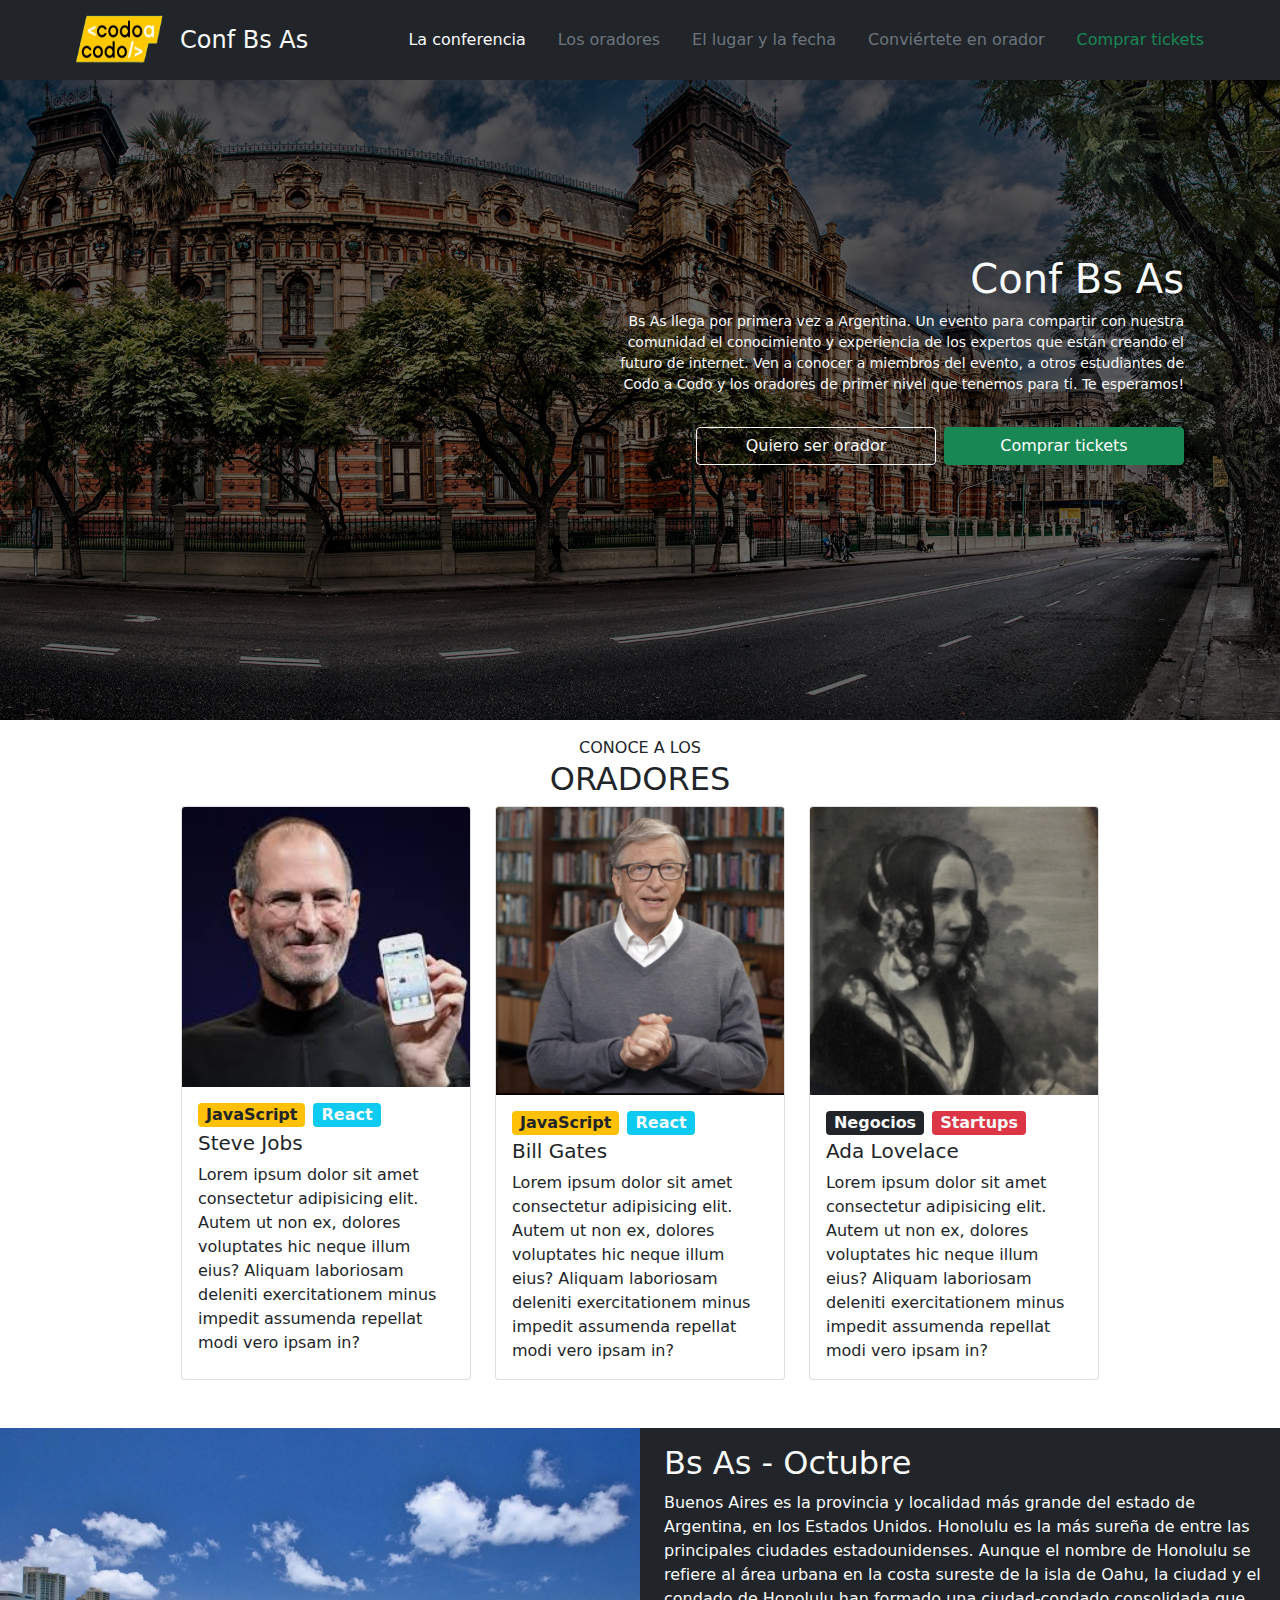
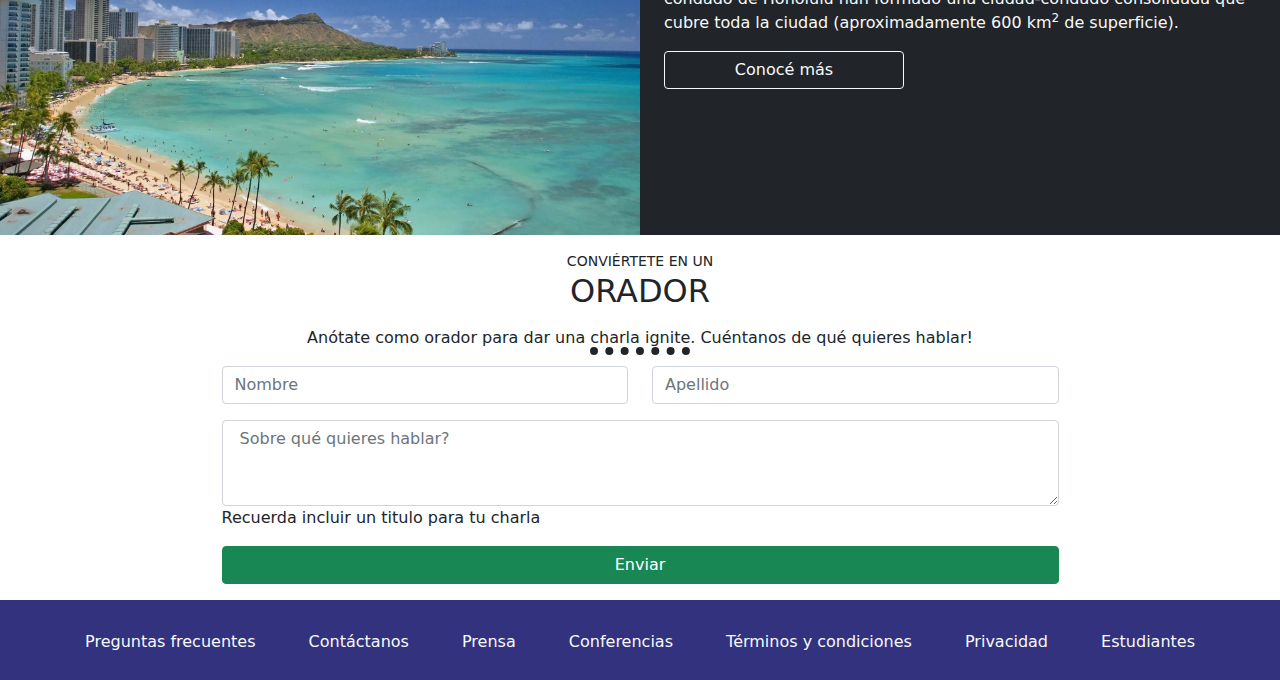
<file: index.htm>
<!DOCTYPE html>
<html lang="es"><head>
<meta http-equiv="content-type" content="text/html; charset=UTF-8">
    <meta charset="UTF-8">
    <meta http-equiv="X-UA-Compatible" content="IE=edge">
    <meta name="viewport" content="width=device-width, initial-scale=1.0">
    <title>CAC Integrador</title>
    <link href="FrontEndCAC_files/bootstrap.min.css" rel="stylesheet" integrity="sha384-EVSTQN3/azprG1Anm3QDgpJLIm9Nao0Yz1ztcQTwFspd3yD65VohhpuuCOmLASjC" crossorigin="anonymous">
    <link rel="stylesheet" href="FrontEndCAC_files/estilos.css">
  </head>
<body>
<header>
  <nav class="navbar navbar-expand-lg bg-dark fixed-top">
    <div class="container-fluid ">
      <a href="#" class="ms-5">
        <img src="FrontEndCAC_files/codoacodo.png" alt="" width="120" height="80">
      </a>
      <a class="navbar-brand text-light fs-4" href="#">Conf Bs As</a>
      <button class="navbar-toggler  " type="button" data-bs-toggle="collapse" data-bs-target="#navbarSupportedContent" aria-controls="navbarSupportedContent" aria-expanded="false" aria-label="Toggle navigation">
        <span class="navbar-toggler-icon "></span>
      </button>
      <div class="collapse navbar-collapse justify-content-end bg-dark" id="navbarSupportedContent">
        <ul class="nav ">
          <li class="nav-item">
            <a class="nav-link text-light " href="#Conf">La conferencia</a>
          </li>
          <li class="nav-item">
            <a class="nav-link text-secondary " href="#Oradores">Los oradores</a>
          </li>
          <li class="nav-item">
            <a class="nav-link text-secondary " href="#lugarFecha">El lugar y la fecha</a>
          </li>
          <li class="nav-item">
            <a class="nav-link text-secondary " href="#convierteteOrador">Conviértete en orador</a>
          </li>
          <li class="nav-item me-5">
            <a class="nav-link text-success " href="#">Comprar tickets</a>
          </li>
        </ul>
      </div>
    </div>
  </nav>
  <div class="image-container overlay position-relative " id="Conf">
    <img src="FrontEndCAC_files/ba1.jpg" class="img-fluid " alt="...">
    <div class="position-absolute w-50 top-0 end-0 bottom-0 ms-5 d-flex flex-column justify-content-center text-end me-5">
      <h1 class="text-light me-5">Conf Bs As</h1>
      <p class="text-light me-5 small">Bs As llega por primera vez a 
Argentina. Un evento para compartir con nuestra comunidad el 
conocimiento y experiencia de los expertos que están creando el futuro 
de internet. Ven a conocer a miembros del evento, a otros estudiantes de
 Codo a Codo y los oradores de primer nivel que tenemos para ti. Te 
esperamos!</p>
      <div class="d-flex justify-content-end mt-3">
        <button class="btn btn-outline-light me-2">Quiero ser orador</button>
        <a class="btn btn-success me-5" href="ComprarTickets.htm" role="button">Comprar tickets</a>
      </div>
    </div>
  </div>
</header>

<div class="container-fluid" id="losOradores">
  <div class="container text-center mt-3">
  <p class="mb-0">CONOCE A LOS</p>
  <h2>ORADORES</h2>
  </div>
  <div class="container w-75 mb-5">
  <div class="row row-cols-1 row-cols-md-3 g-4">
    <div class="col">
      <div class="card h-100">
        <img src="FrontEndCAC_files/steve.jpg" class="card-img-top" alt="...">
        <div class="card-body">
          <div class="d-flex">
            <div class="rounded bg-warning ps-2 pe-2 me-2"><b>JavaScript</b></div>
            <div class="rounded bg-info ps-2 pe-2 text-light"><b>React</b></div>
          </div>
          <h5 class="card-title mt-1">Steve Jobs</h5>
          <p class="card-text">Lorem ipsum dolor sit amet consectetur 
adipisicing elit. Autem ut non ex, dolores voluptates hic neque illum 
eius? Aliquam laboriosam deleniti exercitationem minus impedit assumenda
 repellat modi vero ipsam in?</p>
        </div>
      </div>
    </div>
    <div class="col">
      <div class="card h-100">
        <img src="FrontEndCAC_files/bill.jpg" class="card-img-top" alt="...">
        <div class="card-body">
          <div class="d-flex">
            <div class="rounded bg-warning ps-2 pe-2 me-2"><b>JavaScript</b></div>
            <div class="rounded bg-info ps-2 pe-2 text-light"><b>React</b></div>
          </div>
          <h5 class="card-title mt-1">Bill Gates</h5>
          <p class="card-text">Lorem ipsum dolor sit amet consectetur 
adipisicing elit. Autem ut non ex, dolores voluptates hic neque illum 
eius? Aliquam laboriosam deleniti exercitationem minus impedit assumenda
 repellat modi vero ipsam in?</p>
        </div>
      </div>
    </div>
    <div class="col">
      <div class="card h-100">
        <img src="FrontEndCAC_files/ada.jpeg" class="card-img-top" alt="...">
        <div class="card-body">
          <div class="d-flex">
            <div class="rounded ps-2 pe-2 me-2 text-light bg-dark"><b>Negocios</b></div>
            <div class="rounded  ps-2 pe-2 text-light bg-danger"><b>Startups</b></div>
          </div>
          <h5 class="card-title mt-1">Ada Lovelace</h5>
          <p class="card-text">Lorem ipsum dolor sit amet consectetur 
adipisicing elit. Autem ut non ex, dolores voluptates hic neque illum 
eius? Aliquam laboriosam deleniti exercitationem minus impedit assumenda
 repellat modi vero ipsam in?</p>
        </div>
      </div>
    </div>
  </div>
  </div>
</div>

<div class="container-fluid" id="lugarFecha">
  <div class="row ">
    <div class="col-6 p-0">
      <img src="FrontEndCAC_files/honolulu.jpg" class="img-fluid" alt="...">
    </div>
    <div class="col-6 p-0">
      <div class="bg-dark h-100">
        <h2 class="text-light ps-4 pt-3">Bs As - Octubre</h2>
        <p class="text-light  ps-4 text-ms">
          Buenos Aires es la provincia y localidad más grande del estado
 de Argentina, en los Estados Unidos.
          Honolulu es la más sureña de entre las principales ciudades 
estadounidenses. Aunque el nombre de Honolulu se refiere al área
          urbana en la costa sureste de la isla de Oahu, la ciudad y el 
condado de Honolulu han formado una ciudad-condado consolidada
          que cubre toda la ciudad (aproximadamente 600 km<sup>2</sup> de 
superficie).
        </p>
        <button class="btn btn-outline-light m-4 mt-0 ">Conocé más</button>
      </div>
    </div>
  </div>
</div>


<div class="container-fluid mb-3" id="convierteteOrador">
  <div class="container text-center mt-3">
    <p class="mb-0 small">CONVIÉRTETE EN UN</p>
    <h2> ORADOR</h2>
  </div>
  <div class="container text-center mt-3 ">
    <p>Anótate como orador para dar una <a href="#"><span class="dotted-underline"> charla ignite</span></a>. Cuéntanos de qué quieres hablar!</p>
    <form class="w-75 mx-auto p-0">
      <div class="row">
        <div class="col-md-6">
          <div class="form-group">
            <input type="text" class="form-control" id="nombre" placeholder="Nombre">
          </div>
        </div>
        <div class="col-md-6">
          <div class="form-group">
            <input type="text" class="form-control" id="apellido" placeholder="Apellido">
          </div>
        </div>
      </div>
      <div class="form-group mt-3">
        <textarea class="form-control" id="comentario" rows="3" placeholder=" Sobre qué quieres hablar?"></textarea>
      </div>
      <p class="text-start">Recuerda incluir un titulo para tu charla</p>
      <button type="submit" class="btn btn-success w-100">Enviar</button>
    </form>
  </div>
</div>

<footer class="footer text-center">
  <a href="" class="text-light m-4 ">Preguntas frecuentes</a>
  <a href="" class="text-light m-4">Contáctanos</a>
  <a href="" class="text-light m-4">Prensa</a>
  <a href="" class="text-light m-4">Conferencias</a>
  <a href="" class="text-light m-4">Términos y condiciones</a>
  <a href="" class="text-light m-4">Privacidad</a>
  <a href="" class="text-light m-4">Estudiantes</a>
</footer>
    
      
    
      <script src="FrontEndCAC_files/bootstrap.bundle.min.js" integrity="sha384-MrcW6ZMFYlzcLA8Nl+NtUVF0sA7MsXsP1UyJoMp4YLEuNSfAP+JcXn/tWtIaxVXM" crossorigin="anonymous"></script>

</body></html>
</file>
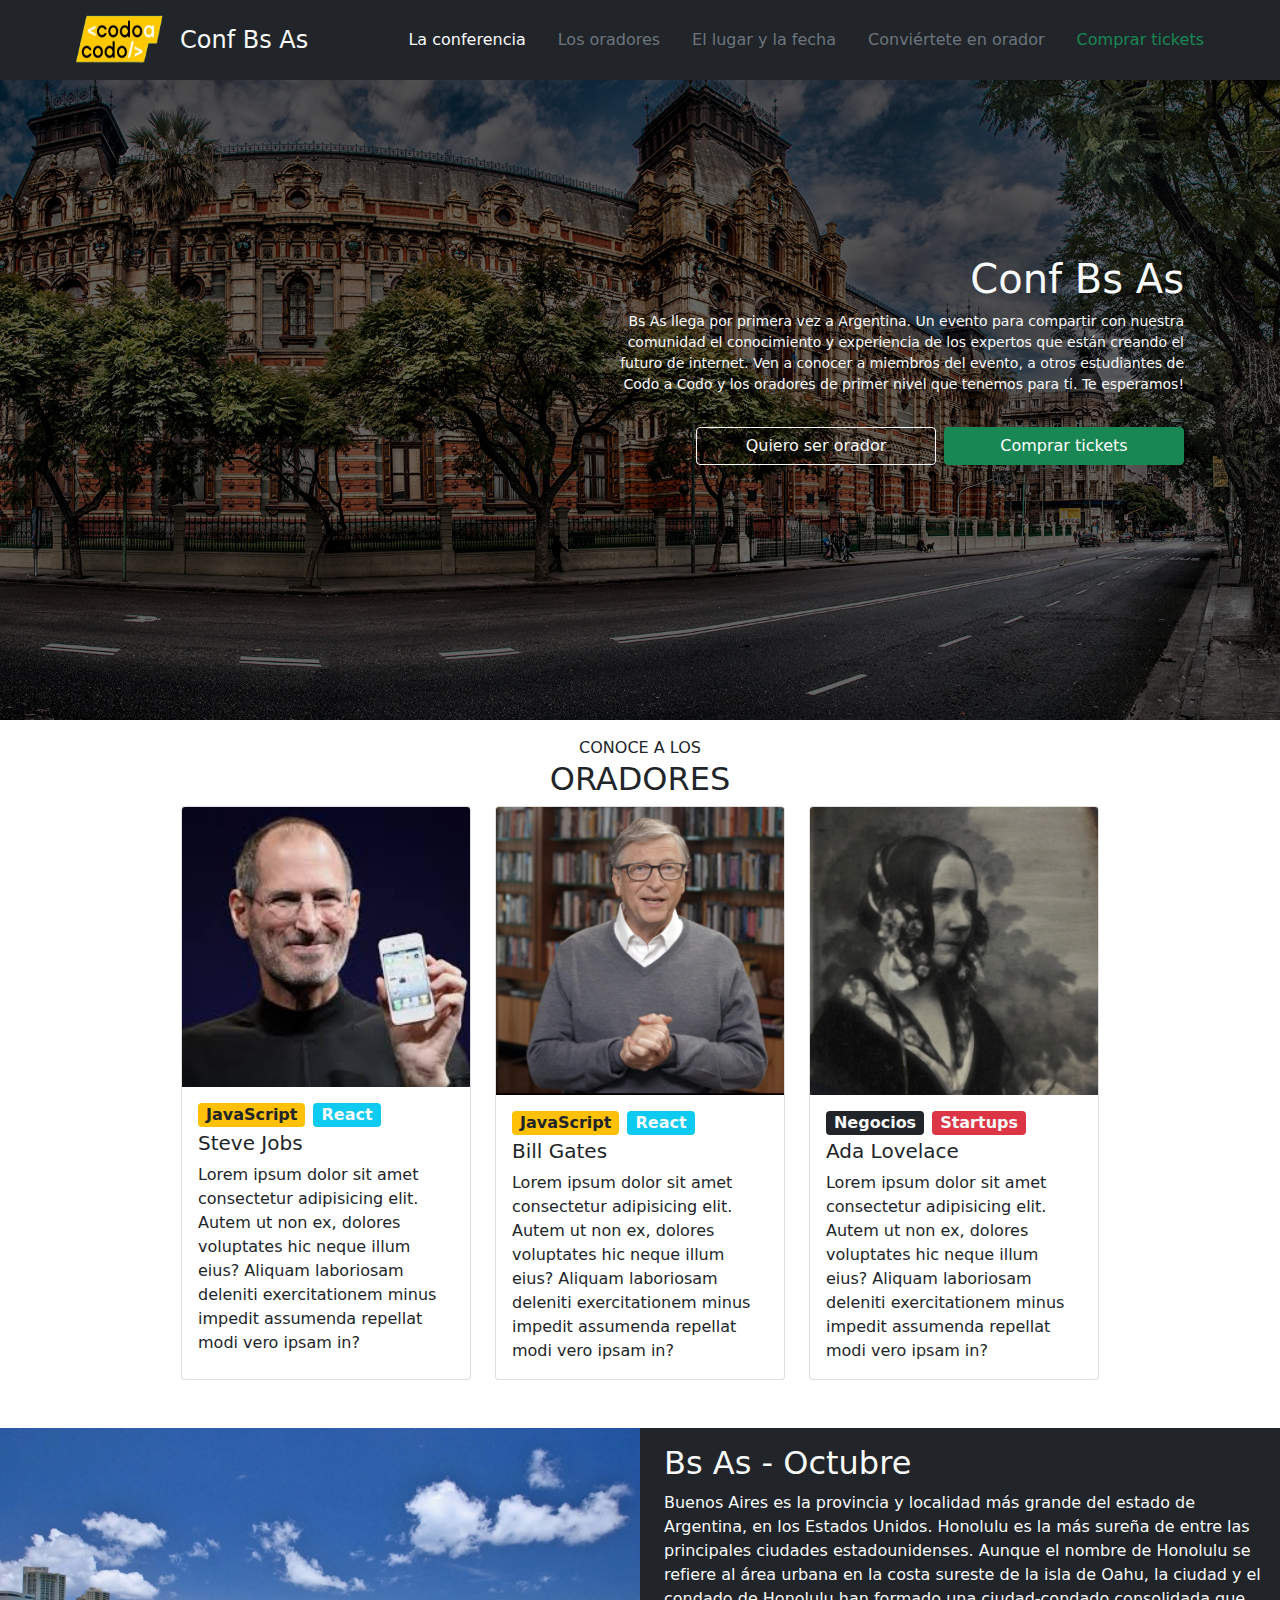
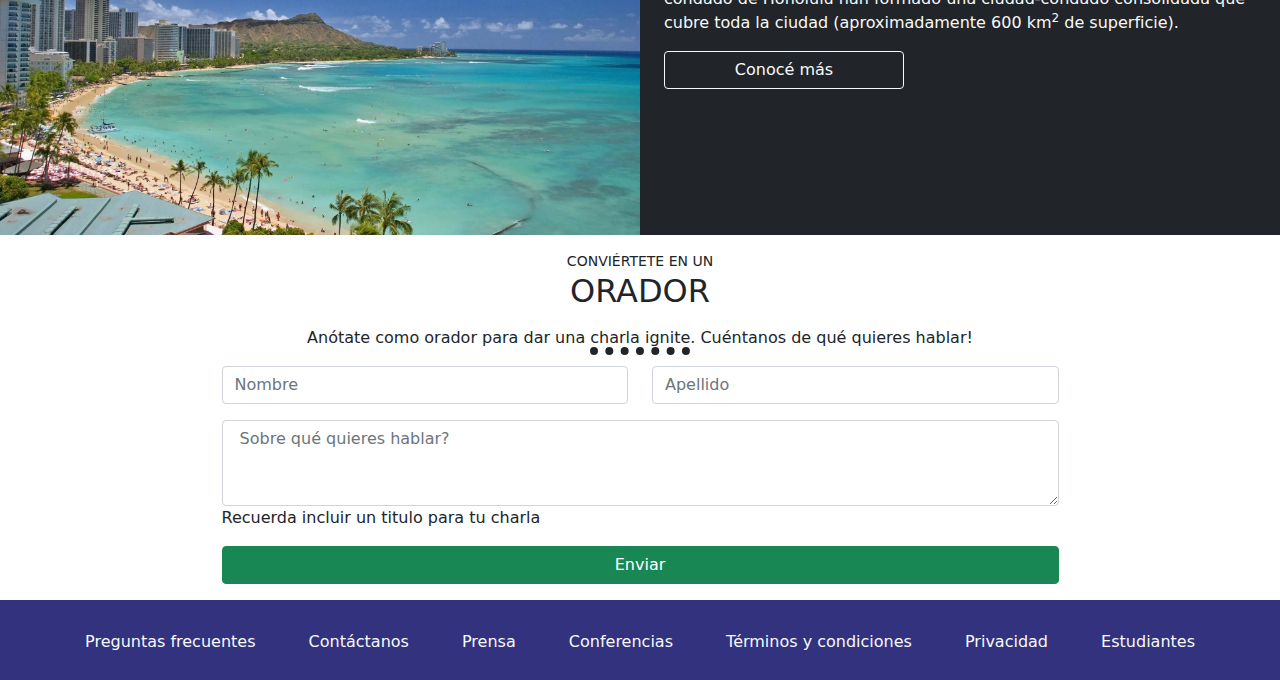
<file: FrontEndCAC.htm>
<!DOCTYPE html>
<html lang="es"><head>
<meta http-equiv="content-type" content="text/html; charset=UTF-8">
    <meta charset="UTF-8">
    <meta http-equiv="X-UA-Compatible" content="IE=edge">
    <meta name="viewport" content="width=device-width, initial-scale=1.0">
    <title>CAC Integrador</title>
    <link href="FrontEndCAC_files/bootstrap.min.css" rel="stylesheet" integrity="sha384-EVSTQN3/azprG1Anm3QDgpJLIm9Nao0Yz1ztcQTwFspd3yD65VohhpuuCOmLASjC" crossorigin="anonymous">
    <link rel="stylesheet" href="FrontEndCAC_files/estilos.css">
  </head>
<body>
<header>
  <nav class="navbar navbar-expand-lg bg-dark fixed-top">
    <div class="container-fluid ">
      <a href="#" class="ms-5">
        <img src="FrontEndCAC_files/codoacodo.png" alt="" width="120" height="80">
      </a>
      <a class="navbar-brand text-light fs-4" href="#">Conf Bs As</a>
      <button class="navbar-toggler  " type="button" data-bs-toggle="collapse" data-bs-target="#navbarSupportedContent" aria-controls="navbarSupportedContent" aria-expanded="false" aria-label="Toggle navigation">
        <span class="navbar-toggler-icon "></span>
      </button>
      <div class="collapse navbar-collapse justify-content-end bg-dark" id="navbarSupportedContent">
        <ul class="nav ">
          <li class="nav-item">
            <a class="nav-link text-light " href="#Conf">La conferencia</a>
          </li>
          <li class="nav-item">
            <a class="nav-link text-secondary " href="#Oradores">Los oradores</a>
          </li>
          <li class="nav-item">
            <a class="nav-link text-secondary " href="#lugarFecha">El lugar y la fecha</a>
          </li>
          <li class="nav-item">
            <a class="nav-link text-secondary " href="#convierteteOrador">Conviértete en orador</a>
          </li>
          <li class="nav-item me-5">
            <a class="nav-link text-success " href="#">Comprar tickets</a>
          </li>
        </ul>
      </div>
    </div>
  </nav>
  <div class="image-container overlay position-relative " id="Conf">
    <img src="FrontEndCAC_files/ba1.jpg" class="img-fluid " alt="...">
    <div class="position-absolute w-50 top-0 end-0 bottom-0 ms-5 d-flex flex-column justify-content-center text-end me-5">
      <h1 class="text-light me-5">Conf Bs As</h1>
      <p class="text-light me-5 small">Bs As llega por primera vez a 
Argentina. Un evento para compartir con nuestra comunidad el 
conocimiento y experiencia de los expertos que están creando el futuro 
de internet. Ven a conocer a miembros del evento, a otros estudiantes de
 Codo a Codo y los oradores de primer nivel que tenemos para ti. Te 
esperamos!</p>
      <div class="d-flex justify-content-end mt-3">
        <button class="btn btn-outline-light me-2">Quiero ser orador</button>
        <a class="btn btn-success me-5" href="ComprarTickets.htm" role="button">Comprar tickets</a>
      </div>
    </div>
  </div>
</header>

<div class="container-fluid" id="losOradores">
  <div class="container text-center mt-3">
  <p class="mb-0">CONOCE A LOS</p>
  <h2>ORADORES</h2>
  </div>
  <div class="container w-75 mb-5">
  <div class="row row-cols-1 row-cols-md-3 g-4">
    <div class="col">
      <div class="card h-100">
        <img src="FrontEndCAC_files/steve.jpg" class="card-img-top" alt="...">
        <div class="card-body">
          <div class="d-flex">
            <div class="rounded bg-warning ps-2 pe-2 me-2"><b>JavaScript</b></div>
            <div class="rounded bg-info ps-2 pe-2 text-light"><b>React</b></div>
          </div>
          <h5 class="card-title mt-1">Steve Jobs</h5>
          <p class="card-text">Lorem ipsum dolor sit amet consectetur 
adipisicing elit. Autem ut non ex, dolores voluptates hic neque illum 
eius? Aliquam laboriosam deleniti exercitationem minus impedit assumenda
 repellat modi vero ipsam in?</p>
        </div>
      </div>
    </div>
    <div class="col">
      <div class="card h-100">
        <img src="FrontEndCAC_files/bill.jpg" class="card-img-top" alt="...">
        <div class="card-body">
          <div class="d-flex">
            <div class="rounded bg-warning ps-2 pe-2 me-2"><b>JavaScript</b></div>
            <div class="rounded bg-info ps-2 pe-2 text-light"><b>React</b></div>
          </div>
          <h5 class="card-title mt-1">Bill Gates</h5>
          <p class="card-text">Lorem ipsum dolor sit amet consectetur 
adipisicing elit. Autem ut non ex, dolores voluptates hic neque illum 
eius? Aliquam laboriosam deleniti exercitationem minus impedit assumenda
 repellat modi vero ipsam in?</p>
        </div>
      </div>
    </div>
    <div class="col">
      <div class="card h-100">
        <img src="FrontEndCAC_files/ada.jpeg" class="card-img-top" alt="...">
        <div class="card-body">
          <div class="d-flex">
            <div class="rounded ps-2 pe-2 me-2 text-light bg-dark"><b>Negocios</b></div>
            <div class="rounded  ps-2 pe-2 text-light bg-danger"><b>Startups</b></div>
          </div>
          <h5 class="card-title mt-1">Ada Lovelace</h5>
          <p class="card-text">Lorem ipsum dolor sit amet consectetur 
adipisicing elit. Autem ut non ex, dolores voluptates hic neque illum 
eius? Aliquam laboriosam deleniti exercitationem minus impedit assumenda
 repellat modi vero ipsam in?</p>
        </div>
      </div>
    </div>
  </div>
  </div>
</div>

<div class="container-fluid" id="lugarFecha">
  <div class="row ">
    <div class="col-6 p-0">
      <img src="FrontEndCAC_files/honolulu.jpg" class="img-fluid" alt="...">
    </div>
    <div class="col-6 p-0">
      <div class="bg-dark h-100">
        <h2 class="text-light ps-4 pt-3">Bs As - Octubre</h2>
        <p class="text-light  ps-4 text-ms">
          Buenos Aires es la provincia y localidad más grande del estado
 de Argentina, en los Estados Unidos.
          Honolulu es la más sureña de entre las principales ciudades 
estadounidenses. Aunque el nombre de Honolulu se refiere al área
          urbana en la costa sureste de la isla de Oahu, la ciudad y el 
condado de Honolulu han formado una ciudad-condado consolidada
          que cubre toda la ciudad (aproximadamente 600 km<sup>2</sup> de 
superficie).
        </p>
        <button class="btn btn-outline-light m-4 mt-0 ">Conocé más</button>
      </div>
    </div>
  </div>
</div>


<div class="container-fluid mb-3" id="convierteteOrador">
  <div class="container text-center mt-3">
    <p class="mb-0 small">CONVIÉRTETE EN UN</p>
    <h2> ORADOR</h2>
  </div>
  <div class="container text-center mt-3 ">
    <p>Anótate como orador para dar una <a href="#"><span class="dotted-underline"> charla ignite</span></a>. Cuéntanos de qué quieres hablar!</p>
    <form class="w-75 mx-auto p-0">
      <div class="row">
        <div class="col-md-6">
          <div class="form-group">
            <input type="text" class="form-control" id="nombre" placeholder="Nombre">
          </div>
        </div>
        <div class="col-md-6">
          <div class="form-group">
            <input type="text" class="form-control" id="apellido" placeholder="Apellido">
          </div>
        </div>
      </div>
      <div class="form-group mt-3">
        <textarea class="form-control" id="comentario" rows="3" placeholder=" Sobre qué quieres hablar?"></textarea>
      </div>
      <p class="text-start">Recuerda incluir un titulo para tu charla</p>
      <button type="submit" class="btn btn-success w-100">Enviar</button>
    </form>
  </div>
</div>

<footer class="footer text-center">
  <a href="" class="text-light m-4 ">Preguntas frecuentes</a>
  <a href="" class="text-light m-4">Contáctanos</a>
  <a href="" class="text-light m-4">Prensa</a>
  <a href="" class="text-light m-4">Conferencias</a>
  <a href="" class="text-light m-4">Términos y condiciones</a>
  <a href="" class="text-light m-4">Privacidad</a>
  <a href="" class="text-light m-4">Estudiantes</a>
</footer>
    
      
    
      <script src="FrontEndCAC_files/bootstrap.bundle.min.js" integrity="sha384-MrcW6ZMFYlzcLA8Nl+NtUVF0sA7MsXsP1UyJoMp4YLEuNSfAP+JcXn/tWtIaxVXM" crossorigin="anonymous"></script>

</body></html>
</file>
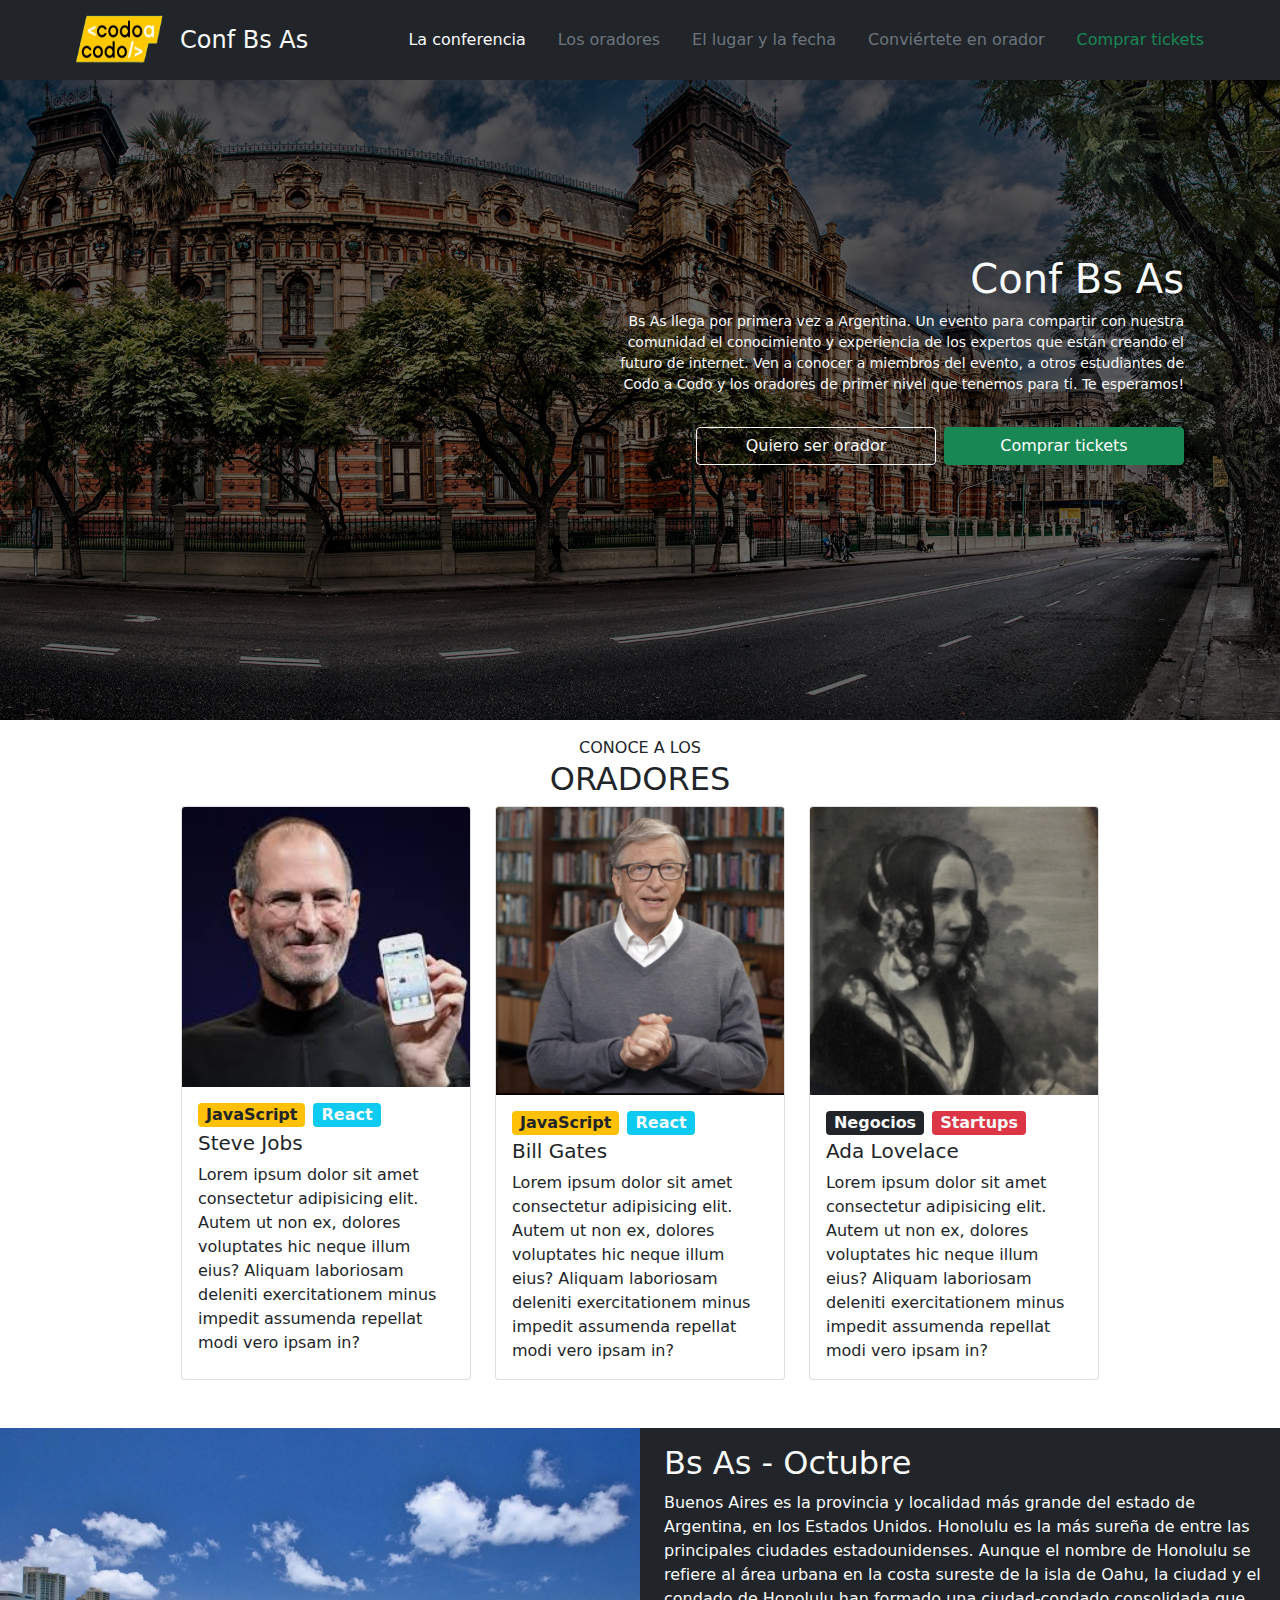
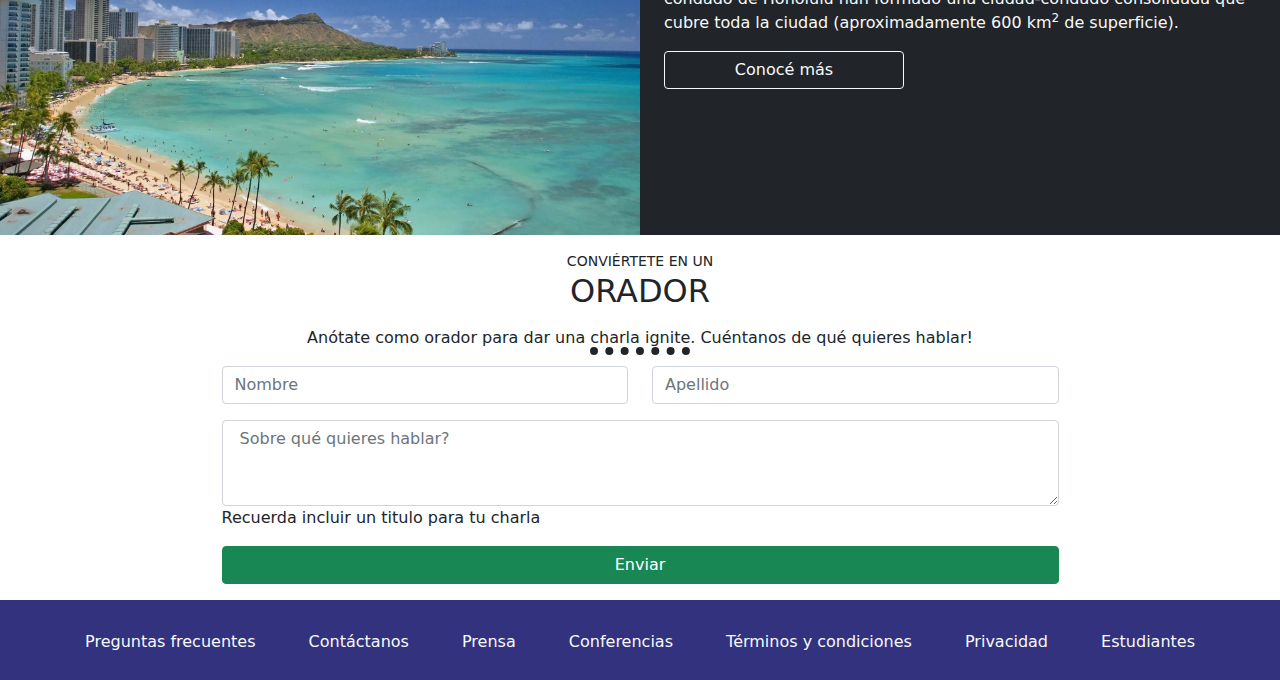
<file: FrontEndCAC.html>
<!DOCTYPE html>
<html lang="es"><head>
<meta http-equiv="content-type" content="text/html; charset=UTF-8">
    <meta charset="UTF-8">
    <meta http-equiv="X-UA-Compatible" content="IE=edge">
    <meta name="viewport" content="width=device-width, initial-scale=1.0">
    <title>CAC Integrador</title>
    <link href="FrontEndCAC_files/bootstrap.min.css" rel="stylesheet" integrity="sha384-EVSTQN3/azprG1Anm3QDgpJLIm9Nao0Yz1ztcQTwFspd3yD65VohhpuuCOmLASjC" crossorigin="anonymous">
    <link rel="stylesheet" href="FrontEndCAC_files/estilos.css">
  </head>
<body>
<header>
  <nav class="navbar navbar-expand-lg bg-dark fixed-top">
    <div class="container-fluid ">
      <a href="#" class="ms-5">
        <img src="FrontEndCAC_files/codoacodo.png" alt="" width="120" height="80">
      </a>
      <a class="navbar-brand text-light fs-4" href="#">Conf Bs As</a>
      <button class="navbar-toggler  " type="button" data-bs-toggle="collapse" data-bs-target="#navbarSupportedContent" aria-controls="navbarSupportedContent" aria-expanded="false" aria-label="Toggle navigation">
        <span class="navbar-toggler-icon "></span>
      </button>
      <div class="collapse navbar-collapse justify-content-end bg-dark" id="navbarSupportedContent">
        <ul class="nav ">
          <li class="nav-item">
            <a class="nav-link text-light " href="#Conf">La conferencia</a>
          </li>
          <li class="nav-item">
            <a class="nav-link text-secondary " href="#Oradores">Los oradores</a>
          </li>
          <li class="nav-item">
            <a class="nav-link text-secondary " href="#lugarFecha">El lugar y la fecha</a>
          </li>
          <li class="nav-item">
            <a class="nav-link text-secondary " href="#convierteteOrador">Conviértete en orador</a>
          </li>
          <li class="nav-item me-5">
            <a class="nav-link text-success " href="#">Comprar tickets</a>
          </li>
        </ul>
      </div>
    </div>
  </nav>
  <div class="image-container overlay position-relative " id="Conf">
    <img src="FrontEndCAC_files/ba1.jpg" class="img-fluid " alt="...">
    <div class="position-absolute w-50 top-0 end-0 bottom-0 ms-5 d-flex flex-column justify-content-center text-end me-5">
      <h1 class="text-light me-5">Conf Bs As</h1>
      <p class="text-light me-5 small">Bs As llega por primera vez a 
Argentina. Un evento para compartir con nuestra comunidad el 
conocimiento y experiencia de los expertos que están creando el futuro 
de internet. Ven a conocer a miembros del evento, a otros estudiantes de
 Codo a Codo y los oradores de primer nivel que tenemos para ti. Te 
esperamos!</p>
      <div class="d-flex justify-content-end mt-3">
        <button class="btn btn-outline-light me-2">Quiero ser orador</button>
        <button class="btn btn-success me-5">Comprar tickets</button>
      </div>
    </div>
  </div>
</header>

<div class="container-fluid" id="losOradores">
  <div class="container text-center mt-3">
  <p class="mb-0">CONOCE A LOS</p>
  <h2>ORADORES</h2>
  </div>
  <div class="container w-75 mb-5">
  <div class="row row-cols-1 row-cols-md-3 g-4">
    <div class="col">
      <div class="card h-100">
        <img src="FrontEndCAC_files/steve.jpg" class="card-img-top" alt="...">
        <div class="card-body">
          <div class="d-flex">
            <div class="rounded bg-warning ps-2 pe-2 me-2"><b>JavaScript</b></div>
            <div class="rounded bg-info ps-2 pe-2 text-light"><b>React</b></div>
          </div>
          <h5 class="card-title mt-1">Steve Jobs</h5>
          <p class="card-text">Lorem ipsum dolor sit amet consectetur 
adipisicing elit. Autem ut non ex, dolores voluptates hic neque illum 
eius? Aliquam laboriosam deleniti exercitationem minus impedit assumenda
 repellat modi vero ipsam in?</p>
        </div>
      </div>
    </div>
    <div class="col">
      <div class="card h-100">
        <img src="FrontEndCAC_files/bill.jpg" class="card-img-top" alt="...">
        <div class="card-body">
          <div class="d-flex">
            <div class="rounded bg-warning ps-2 pe-2 me-2"><b>JavaScript</b></div>
            <div class="rounded bg-info ps-2 pe-2 text-light"><b>React</b></div>
          </div>
          <h5 class="card-title mt-1">Bill Gates</h5>
          <p class="card-text">Lorem ipsum dolor sit amet consectetur 
adipisicing elit. Autem ut non ex, dolores voluptates hic neque illum 
eius? Aliquam laboriosam deleniti exercitationem minus impedit assumenda
 repellat modi vero ipsam in?</p>
        </div>
      </div>
    </div>
    <div class="col">
      <div class="card h-100">
        <img src="FrontEndCAC_files/ada.jpeg" class="card-img-top" alt="...">
        <div class="card-body">
          <div class="d-flex">
            <div class="rounded ps-2 pe-2 me-2 text-light bg-dark"><b>Negocios</b></div>
            <div class="rounded  ps-2 pe-2 text-light bg-danger"><b>Startups</b></div>
          </div>
          <h5 class="card-title mt-1">Ada Lovelace</h5>
          <p class="card-text">Lorem ipsum dolor sit amet consectetur 
adipisicing elit. Autem ut non ex, dolores voluptates hic neque illum 
eius? Aliquam laboriosam deleniti exercitationem minus impedit assumenda
 repellat modi vero ipsam in?</p>
        </div>
      </div>
    </div>
  </div>
  </div>
</div>

<div class="container-fluid" id="lugarFecha">
  <div class="row ">
    <div class="col-6 p-0">
      <img src="FrontEndCAC_files/honolulu.jpg" class="img-fluid" alt="...">
    </div>
    <div class="col-6 p-0">
      <div class="bg-dark h-100">
        <h2 class="text-light ps-4 pt-3">Bs As - Octubre</h2>
        <p class="text-light  ps-4 text-ms">
          Buenos Aires es la provincia y localidad más grande del estado
 de Argentina, en los Estados Unidos.
          Honolulu es la más sureña de entre las principales ciudades 
estadounidenses. Aunque el nombre de Honolulu se refiere al área
          urbana en la costa sureste de la isla de Oahu, la ciudad y el 
condado de Honolulu han formado una ciudad-condado consolidada
          que cubre toda la ciudad (aproximadamente 600 km<sup>2</sup> de 
superficie).
        </p>
        <button class="btn btn-outline-light m-4 mt-0 ">Conocé más</button>
      </div>
    </div>
  </div>
</div>


<div class="container-fluid mb-3" id="convierteteOrador">
  <div class="container text-center mt-3">
    <p class="mb-0 small">CONVIÉRTETE EN UN</p>
    <h2> ORADOR</h2>
  </div>
  <div class="container text-center mt-3 ">
    <p>Anótate como orador para dar una <a href="#"><span class="dotted-underline"> charla ignite</span></a>. Cuéntanos de qué quieres hablar!</p>
    <form class="w-75 mx-auto p-0">
      <div class="row">
        <div class="col-md-6">
          <div class="form-group">
            <input type="text" class="form-control" id="nombre" placeholder="Nombre">
          </div>
        </div>
        <div class="col-md-6">
          <div class="form-group">
            <input type="text" class="form-control" id="apellido" placeholder="Apellido">
          </div>
        </div>
      </div>
      <div class="form-group mt-3">
        <textarea class="form-control" id="comentario" rows="3" placeholder=" Sobre qué quieres hablar?"></textarea>
      </div>
      <p class="text-start">Recuerda incluir un titulo para tu charla</p>
      <button type="submit" class="btn btn-success w-100">Enviar</button>
    </form>
  </div>
</div>

<footer class="footer text-center">
  <a href="" class="text-light m-4 ">Preguntas frecuentes</a>
  <a href="" class="text-light m-4">Contáctanos</a>
  <a href="" class="text-light m-4">Prensa</a>
  <a href="" class="text-light m-4">Conferencias</a>
  <a href="" class="text-light m-4">Términos y condiciones</a>
  <a href="" class="text-light m-4">Privacidad</a>
  <a href="" class="text-light m-4">Estudiantes</a>
</footer>
    
      
    
      <script src="FrontEndCAC_files/bootstrap.bundle.min.js" integrity="sha384-MrcW6ZMFYlzcLA8Nl+NtUVF0sA7MsXsP1UyJoMp4YLEuNSfAP+JcXn/tWtIaxVXM" crossorigin="anonymous"></script>

</body></html>
</file>
<file: FrontEndCAC_files/estilos.css>
a{
  text-decoration: none;
  color: inherit;
}
/***************navBar*************/
.navbar-toggler{
   border-color: 230,230,230;
    
}

.navbar {
   height: 80px;
 }
 
 /***************imgHeader*************/
 .overlay {
   position: relative;
 }
 
 .overlay::before {
   content: "";
   position: absolute;
   top: 0;
   left: 0;
   width: 100%;
   height: 100%;
   background-color: rgba(0, 0, 0, 0.6); 
   opacity: 1; 
 } 

 .btn{
   width: 15rem;
 }

 @media (max-width: 980px) {
   .image-container {
     margin-top: 56px;
     
   }
   .img-fluid{
      height: 600px;
   }
 }
 

 .dotted-underline {
  border-bottom: 0.5rem dotted;
}


.footer{
  background-color: rgb(50, 50, 126);
  height: 80px;
  padding-top: 30px;
  
}
</file>
